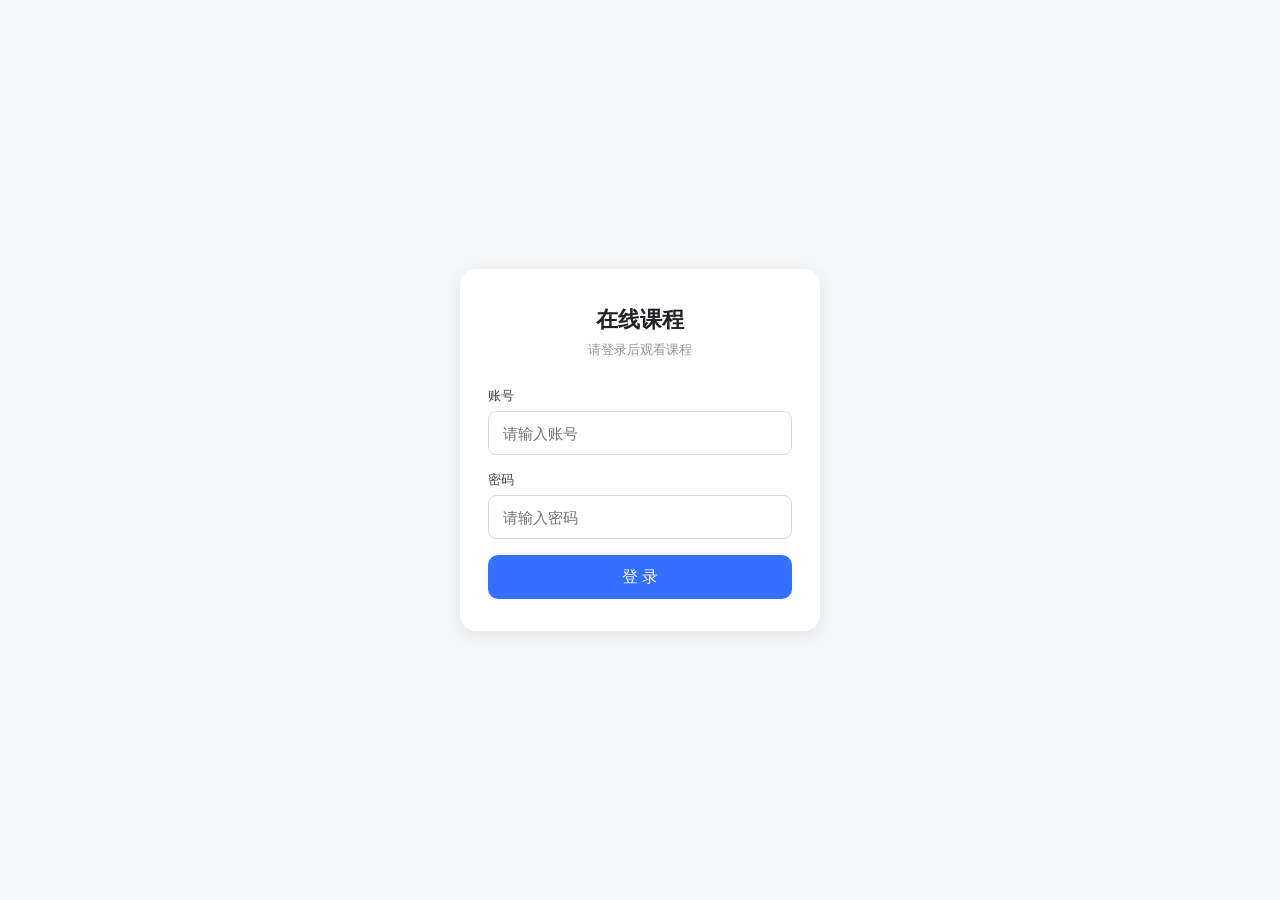
<file: index.html>
<!DOCTYPE html>
<html lang="zh-CN">
<head>
  <meta charset="UTF-8">
  <meta name="viewport" content="width=device-width, initial-scale=1.0, viewport-fit=cover">
  <title>在线课程</title>
  <link rel="stylesheet" href="style.css">
</head>
<body>
  <header class="topbar">
    <span class="title" id="course-name">在线课程</span>
    <div class="switch-wrap">
      <button class="switch-btn" id="switch-btn" aria-haspopup="true">切换 <span class="switch-arrow">&#9662;</span></button>
      <div class="switch-menu" id="switch-menu" hidden></div>
    </div>
    <a class="logout" href="login.html" id="logout-btn">退出</a>
  </header>

  <main class="page">
    <p class="section-label" id="section-label">课节列表</p>
    <div id="course-list"></div>
    <p id="empty-tip" class="empty-tip" hidden>暂无课节</p>
  </main>

  <script src="courses.js"></script>
  <script>
    (function () {
      // 登录校验：未登录跳转登录页（localStorage 永久保存，仅"退出"可清除）
      if (localStorage.getItem("video_login") !== "1") {
        location.replace("login.html");
        return;
      }

      // 退出登录
      document.getElementById("logout-btn").addEventListener("click", function (e) {
        e.preventDefault();
        localStorage.removeItem("video_login");
        location.replace("login.html");
      });

      var courses = window.COURSES || [];
      var defaultId = window.DEFAULT_COURSE_ID || (courses[0] && courses[0].id);
      // 记住上次选择的课程，没有则用默认课程
      var savedId = localStorage.getItem("selected_course");
      var currentId = courses.some(function (c) { return c.id === savedId; }) ? savedId : defaultId;

      var nameEl = document.getElementById("course-name");
      var labelEl = document.getElementById("section-label");
      var listEl = document.getElementById("course-list");
      var emptyTip = document.getElementById("empty-tip");
      var menuEl = document.getElementById("switch-menu");
      var btnEl = document.getElementById("switch-btn");

      var ICON_VIDEO = '<svg viewBox="0 0 24 24" fill="currentColor"><path d="M8 5.14v13.72c0 .8.87 1.3 1.56.88l10.6-6.86a1.03 1.03 0 0 0 0-1.76L9.56 4.26A1.03 1.03 0 0 0 8 5.14z"/></svg>';
      var ICON_PLAY = '<svg viewBox="0 0 24 24" fill="currentColor"><path d="M8 5.14v13.72c0 .8.87 1.3 1.56.88l10.6-6.86a1.03 1.03 0 0 0 0-1.76L9.56 4.26A1.03 1.03 0 0 0 8 5.14z"/></svg>';

      function currentCourse() {
        return courses.filter(function (c) { return c.id === currentId; })[0];
      }

      function renderList() {
        var course = currentCourse();
        listEl.innerHTML = "";
        var lessons = (course && course.lessons) || [];

        nameEl.textContent = course ? course.name : "在线课程";
        document.title = course ? course.name : "在线课程";
        labelEl.textContent = "课节列表 · 共 " + lessons.length + " 节";

        if (!lessons.length) {
          emptyTip.hidden = false;
          return;
        }
        emptyTip.hidden = true;

        lessons.forEach(function (lesson) {
          var card = document.createElement("div");
          card.className = "course-card";
          card.innerHTML =
            '<div class="course-thumb">' + ICON_VIDEO + "</div>" +
            '<div class="course-info">' +
              '<div class="course-name"></div>' +
              '<div class="course-desc"></div>' +
            "</div>" +
            '<a class="play-btn">' + ICON_PLAY + "<span>播放</span></a>";

          card.querySelector(".course-name").textContent = lesson.title;
          card.querySelector(".course-desc").textContent = lesson.desc || "";
          card.querySelector(".play-btn").href =
            "player.html?id=" + encodeURIComponent(lesson.id);

          listEl.appendChild(card);
        });
      }

      function renderMenu() {
        menuEl.innerHTML = "";
        courses.forEach(function (c) {
          var item = document.createElement("div");
          item.className = "switch-item" + (c.id === currentId ? " active" : "");
          item.setAttribute("role", "button");
          item.innerHTML = '<span class="switch-item-name"></span><span class="switch-item-check">&#10003;</span>';
          item.querySelector(".switch-item-name").textContent = c.name;
          item.addEventListener("click", function () {
            currentId = c.id;
            localStorage.setItem("selected_course", c.id);
            menuEl.hidden = true;
            renderList();
            renderMenu();
          });
          menuEl.appendChild(item);
        });
      }

      btnEl.addEventListener("click", function (e) {
        e.stopPropagation();
        menuEl.hidden = !menuEl.hidden;
      });

      document.addEventListener("click", function () {
        menuEl.hidden = true;
      });
      menuEl.addEventListener("click", function (e) { e.stopPropagation(); });

      renderList();
      renderMenu();
    })();
  </script>
</body>
</html>
</file>
<file: style.css>
* {
  margin: 0;
  padding: 0;
  box-sizing: border-box;
}

html,
body {
  height: 100%;
}

body {
  font-family: "PingFang SC", "Helvetica Neue", "Microsoft YaHei", sans-serif;
  background: #f5f6f8;
  color: #1f2329;
  -webkit-font-smoothing: antialiased;
}

/* ---------- 通用顶栏 ---------- */
.topbar {
  position: sticky;
  top: 0;
  z-index: 100;
  display: flex;
  align-items: center;
  gap: 12px;
  height: 52px;
  padding: 0 16px;
  background: #fff;
  border-bottom: 1px solid #ebedf0;
}

.topbar .back {
  display: flex;
  align-items: center;
  justify-content: center;
  width: 32px;
  height: 32px;
  border-radius: 8px;
  text-decoration: none;
  color: #1f2329;
  font-size: 20px;
  line-height: 1;
}

.topbar .back:active {
  background: #f0f1f3;
}

.topbar .title {
  font-size: 16px;
  font-weight: 600;
  white-space: nowrap;
  overflow: hidden;
  text-overflow: ellipsis;
}

/* ---------- 课节列表页 ---------- */
.page {
  max-width: 720px;
  margin: 0 auto;
  padding: 16px;
}

.section-label {
  font-size: 13px;
  color: #8f959e;
  margin: 4px 2px 12px;
}

.course-card {
  display: flex;
  align-items: center;
  gap: 14px;
  background: #fff;
  border-radius: 12px;
  padding: 16px;
  margin-bottom: 12px;
  box-shadow: 0 1px 3px rgba(31, 35, 41, 0.06);
}

.course-thumb {
  flex: none;
  display: flex;
  align-items: center;
  justify-content: center;
  width: 56px;
  height: 56px;
  border-radius: 10px;
  background: linear-gradient(135deg, #3370ff 0%, #7ba7ff 100%);
  color: #fff;
}

.course-thumb svg {
  width: 24px;
  height: 24px;
}

.course-info {
  flex: 1;
  min-width: 0;
}

.course-name {
  font-size: 15px;
  font-weight: 600;
  margin-bottom: 4px;
  white-space: nowrap;
  overflow: hidden;
  text-overflow: ellipsis;
}

.course-desc {
  font-size: 12px;
  color: #8f959e;
}

.play-btn {
  flex: none;
  display: inline-flex;
  align-items: center;
  gap: 6px;
  height: 34px;
  padding: 0 16px;
  border: none;
  border-radius: 17px;
  background: #3370ff;
  color: #fff;
  font-size: 14px;
  text-decoration: none;
  cursor: pointer;
  transition: background 0.15s;
}

.play-btn:hover {
  background: #2959d6;
}

.play-btn:active {
  background: #1f4ac2;
}

.play-btn svg {
  width: 12px;
  height: 12px;
}

.empty-tip {
  text-align: center;
  color: #8f959e;
  font-size: 14px;
  padding: 60px 0;
}

/* ---------- 播放页 ---------- */
.player-page {
  display: flex;
  flex-direction: column;
  height: 100dvh;
  background: #000;
}

.player-wrap {
  flex: 1;
  min-height: 0;
  position: relative;
}

#xg-player {
  position: absolute;
  inset: 0;
}

/* TCPlayer 容器（云点播加密课节） */
.tc-player {
  position: absolute;
  inset: 0;
  width: 100%;
  height: 100%;
  background: #000;
}

.player-error {
  position: absolute;
  inset: 0;
  display: flex;
  flex-direction: column;
  align-items: center;
  justify-content: center;
  gap: 12px;
  color: #bbb;
  font-size: 14px;
  text-align: center;
  padding: 0 24px;
}

/* hidden 属性必须能压过上面的 display:flex，否则正常播放时也会显示 */
.player-error[hidden] {
  display: none;
}

.player-error a {
  color: #7ba7ff;
  text-decoration: none;
}

/* ---------- 登录页 ---------- */
.login-body {
  display: flex;
  align-items: center;
  justify-content: center;
  min-height: 100dvh;
  padding: 24px;
}

.login-card {
  width: 100%;
  max-width: 360px;
  background: #fff;
  border-radius: 16px;
  padding: 36px 28px 32px;
  box-shadow: 0 4px 16px rgba(31, 35, 41, 0.08);
}

.login-title {
  font-size: 22px;
  font-weight: 600;
  text-align: center;
  margin-bottom: 6px;
}

.login-sub {
  font-size: 13px;
  color: #8f959e;
  text-align: center;
  margin-bottom: 28px;
}

.login-field {
  display: block;
  margin-bottom: 16px;
}

.login-field span {
  display: block;
  font-size: 13px;
  color: #41464f;
  margin-bottom: 6px;
}

.login-field input {
  width: 100%;
  height: 44px;
  padding: 0 14px;
  border: 1px solid #d5d9e0;
  border-radius: 8px;
  font-size: 15px;
  outline: none;
  transition: border-color 0.15s;
}

.login-field input:focus {
  border-color: #3370ff;
}

.login-error {
  font-size: 13px;
  color: #e24b4a;
  margin: -4px 0 12px;
}

.login-submit {
  width: 100%;
  height: 44px;
  border: none;
  border-radius: 10px;
  background: #3370ff;
  color: #fff;
  font-size: 16px;
  cursor: pointer;
  transition: background 0.15s;
}

.login-submit:hover {
  background: #2959d6;
}

.login-submit:active {
  background: #1f4ac2;
}

/* 顶栏退出按钮 */
.logout {
  margin-left: 12px;
  font-size: 13px;
  color: #8f959e;
  text-decoration: none;
}

.logout:hover {
  color: #3370ff;
}

/* 课程切换 */
.switch-wrap {
  position: relative;
  margin-left: auto;
}

.switch-btn {
  display: inline-flex;
  align-items: center;
  gap: 4px;
  height: 32px;
  padding: 0 12px;
  border: 1px solid #d5d9e0;
  border-radius: 16px;
  background: #fff;
  color: #41464f;
  font-size: 13px;
  cursor: pointer;
}

.switch-btn:active {
  background: #f0f1f3;
}

.switch-arrow {
  font-size: 10px;
  color: #8f959e;
}

.switch-menu {
  position: absolute;
  top: calc(100% + 8px);
  right: 0;
  min-width: 160px;
  padding: 6px;
  background: #fff;
  border: 1px solid #ebedf0;
  border-radius: 12px;
  box-shadow: 0 4px 16px rgba(31, 35, 41, 0.12);
  z-index: 200;
}

.switch-item {
  display: flex;
  align-items: center;
  justify-content: space-between;
  gap: 12px;
  padding: 10px 12px;
  border-radius: 8px;
  font-size: 14px;
  color: #1f2329;
  cursor: pointer;
}

.switch-item:hover {
  background: #f0f3ff;
}

.switch-item.active {
  color: #3370ff;
  background: #eef3ff;
}

.switch-item-check {
  display: none;
  font-size: 13px;
}

.switch-item.active .switch-item-check {
  display: inline;
}
</file>
